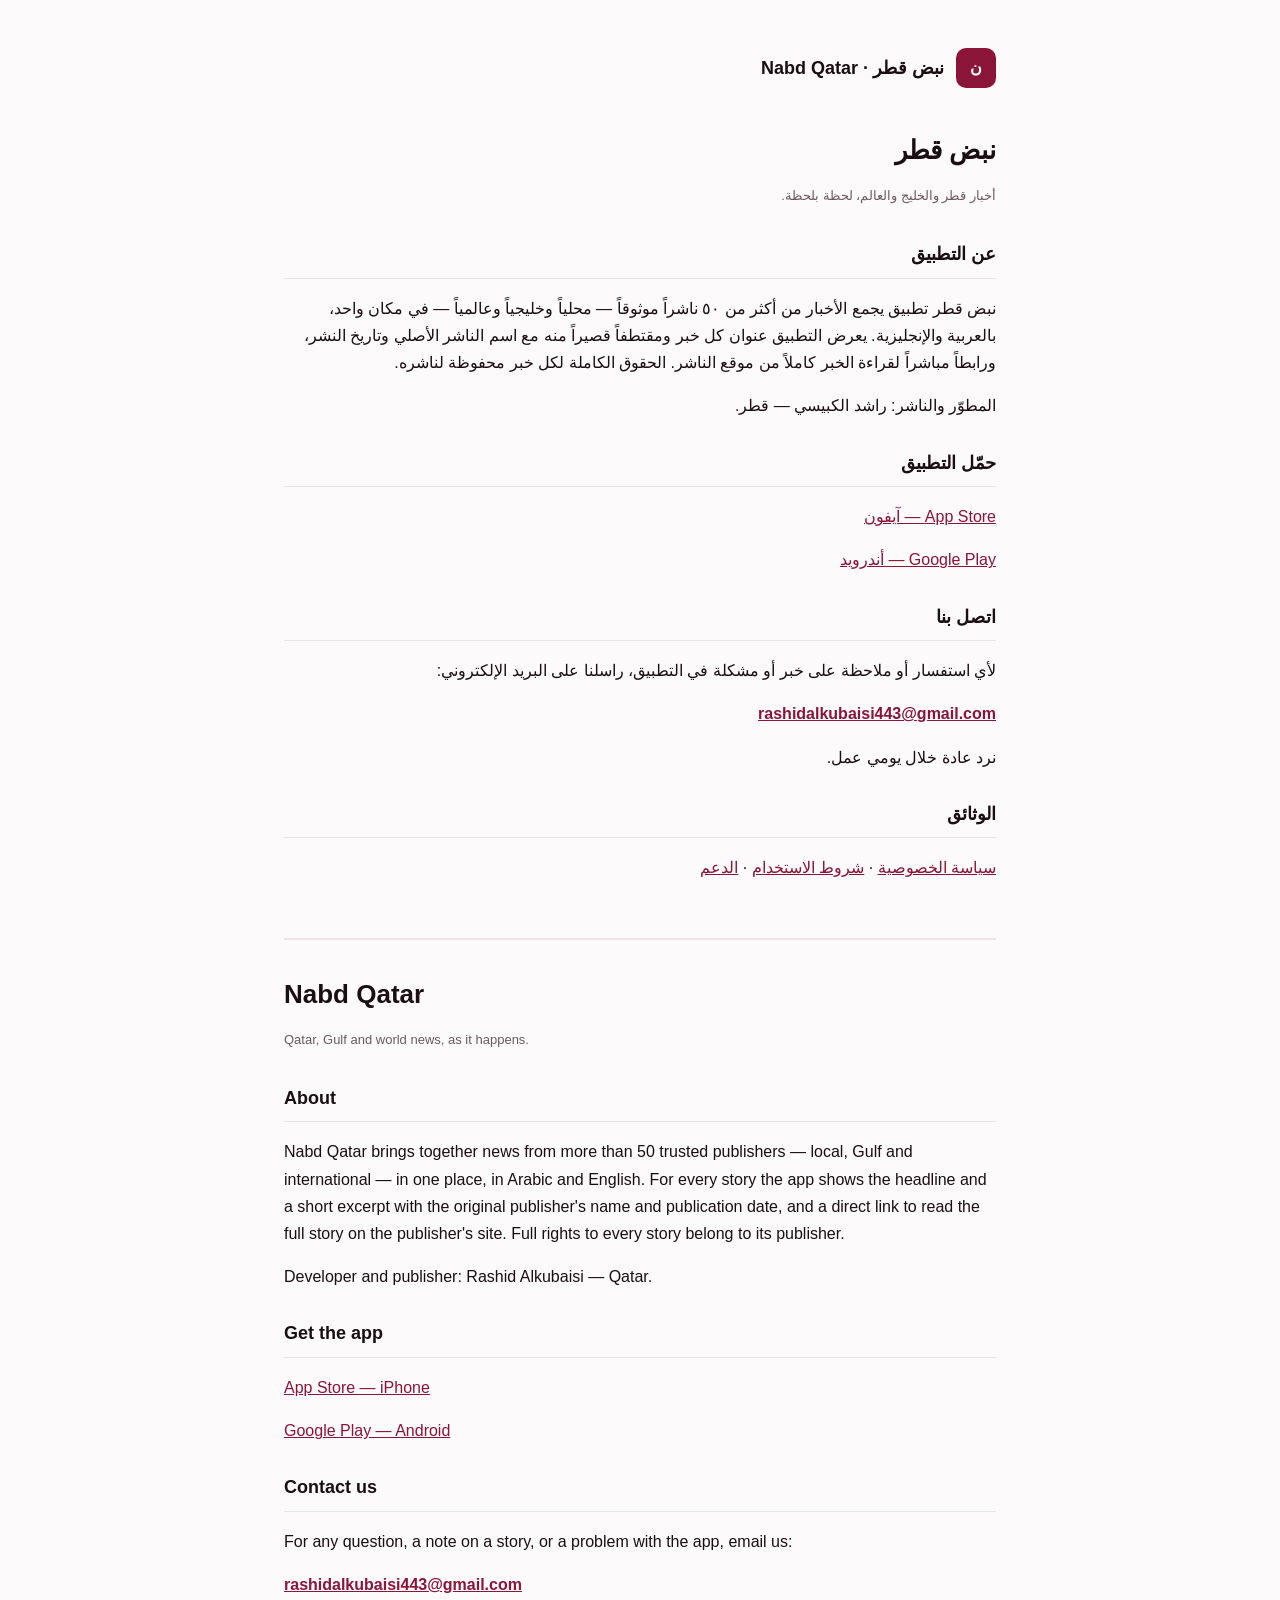
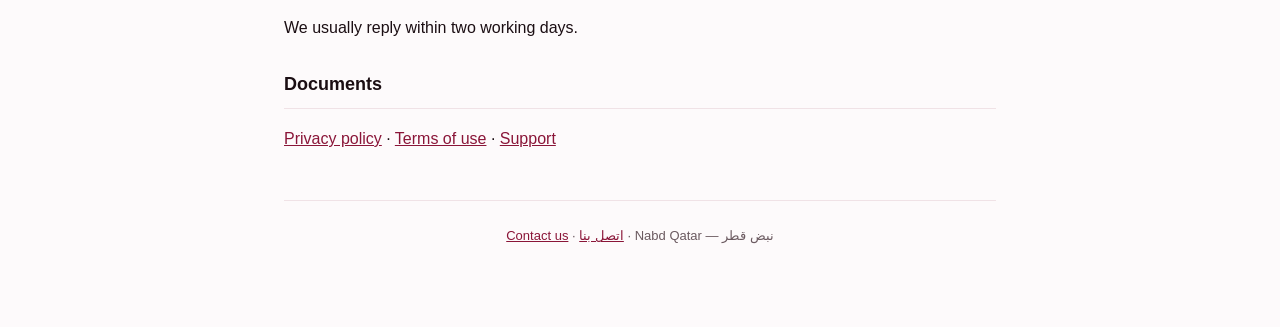
<file: index.html>
<!DOCTYPE html>
<html lang="ar" dir="rtl">
<head>
<meta charset="UTF-8">
<meta name="viewport" content="width=device-width, initial-scale=1">
<title>نبض قطر — أخبار قطر والخليج والعالم</title>
<meta name="description" content="نبض قطر: تطبيق يجمع أخبار قطر والخليج والعالم من مصادر موثوقة، مع رابط دائم للمصدر الأصلي.">
<link rel="stylesheet" href="style.css">
</head>
<body>
<div class="page">
  <header class="top">
    <div class="mark">ن</div>
    <div class="name">نبض قطر · Nabd Qatar</div>
  </header>

  <div class="lang-section" lang="ar">
    <h1>نبض قطر</h1>
    <p class="updated">أخبار قطر والخليج والعالم، لحظة بلحظة.</p>

    <section>
      <h2>عن التطبيق</h2>
      <p>نبض قطر تطبيق يجمع الأخبار من أكثر من ٥٠ ناشراً موثوقاً — محلياً وخليجياً وعالمياً — في مكان واحد، بالعربية والإنجليزية. يعرض التطبيق عنوان كل خبر ومقتطفاً قصيراً منه مع اسم الناشر الأصلي وتاريخ النشر، ورابطاً مباشراً لقراءة الخبر كاملاً من موقع الناشر. الحقوق الكاملة لكل خبر محفوظة لناشره.</p>
      <p>المطوّر والناشر: راشد الكبيسي — قطر.</p>
    </section>

    <section>
      <h2>حمّل التطبيق</h2>
      <p><a href="https://apps.apple.com/app/id6811818015">App Store — آيفون</a></p>
      <p><a href="https://play.google.com/store/apps/details?id=qa.nabd.nabdqatar">Google Play — أندرويد</a></p>
    </section>

    <section id="contact">
      <h2>اتصل بنا</h2>
      <p>لأي استفسار أو ملاحظة على خبر أو مشكلة في التطبيق، راسلنا على البريد الإلكتروني:</p>
      <p><strong><a href="mailto:rashidalkubaisi443@gmail.com">rashidalkubaisi443@gmail.com</a></strong></p>
      <p>نرد عادة خلال يومي عمل.</p>
    </section>

    <section>
      <h2>الوثائق</h2>
      <p><a href="privacy.html">سياسة الخصوصية</a> · <a href="terms.html">شروط الاستخدام</a> · <a href="support.html">الدعم</a></p>
    </section>
  </div>

  <hr class="lang-divider">

  <div class="lang-section" lang="en">
    <h1>Nabd Qatar</h1>
    <p class="updated">Qatar, Gulf and world news, as it happens.</p>

    <section>
      <h2>About</h2>
      <p>Nabd Qatar brings together news from more than 50 trusted publishers — local, Gulf and international — in one place, in Arabic and English. For every story the app shows the headline and a short excerpt with the original publisher's name and publication date, and a direct link to read the full story on the publisher's site. Full rights to every story belong to its publisher.</p>
      <p>Developer and publisher: Rashid Alkubaisi — Qatar.</p>
    </section>

    <section>
      <h2>Get the app</h2>
      <p><a href="https://apps.apple.com/app/id6811818015">App Store — iPhone</a></p>
      <p><a href="https://play.google.com/store/apps/details?id=qa.nabd.nabdqatar">Google Play — Android</a></p>
    </section>

    <section id="contact-en">
      <h2>Contact us</h2>
      <p>For any question, a note on a story, or a problem with the app, email us:</p>
      <p><strong><a href="mailto:rashidalkubaisi443@gmail.com">rashidalkubaisi443@gmail.com</a></strong></p>
      <p>We usually reply within two working days.</p>
    </section>

    <section>
      <h2>Documents</h2>
      <p><a href="privacy.html">Privacy policy</a> · <a href="terms.html">Terms of use</a> · <a href="support.html">Support</a></p>
    </section>
  </div>

  <footer>نبض قطر — Nabd Qatar · <a href="#contact">اتصل بنا</a> · <a href="#contact-en">Contact us</a></footer>
</div>
</body>
</html>
</file>
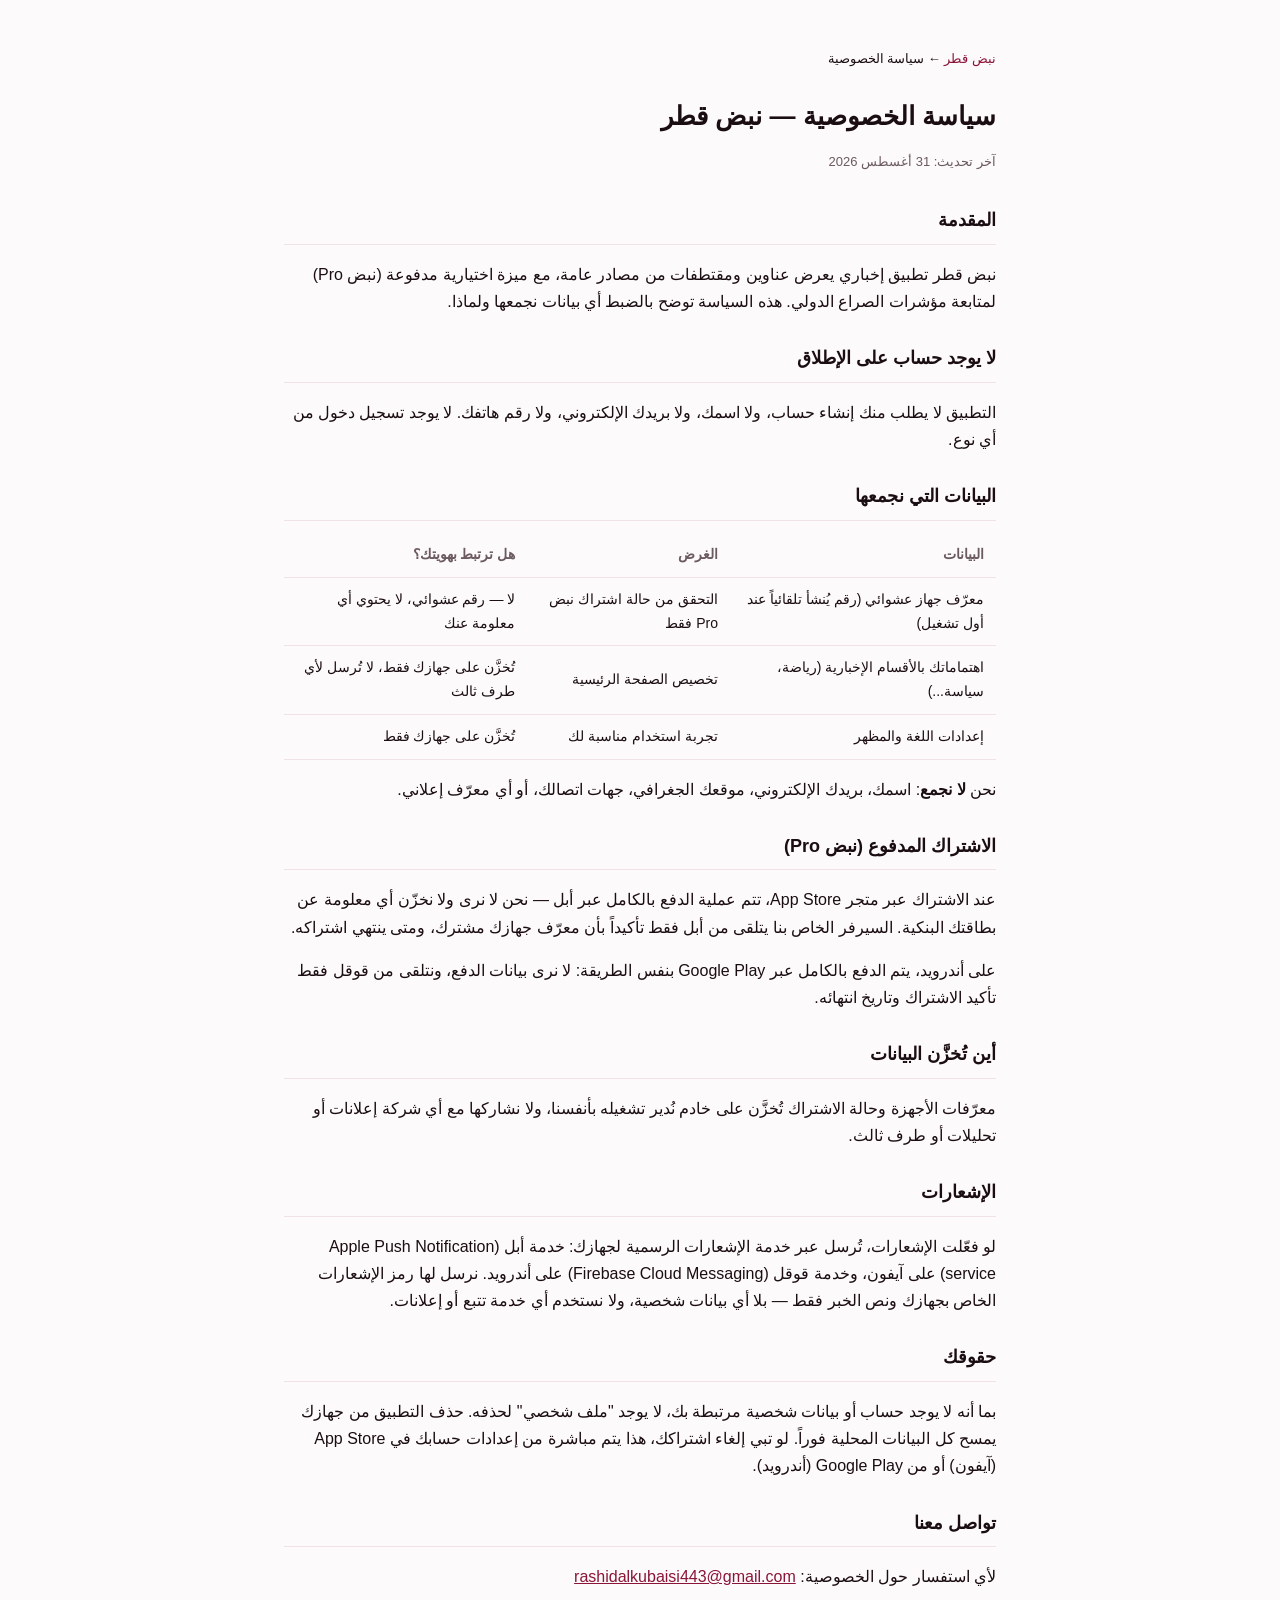
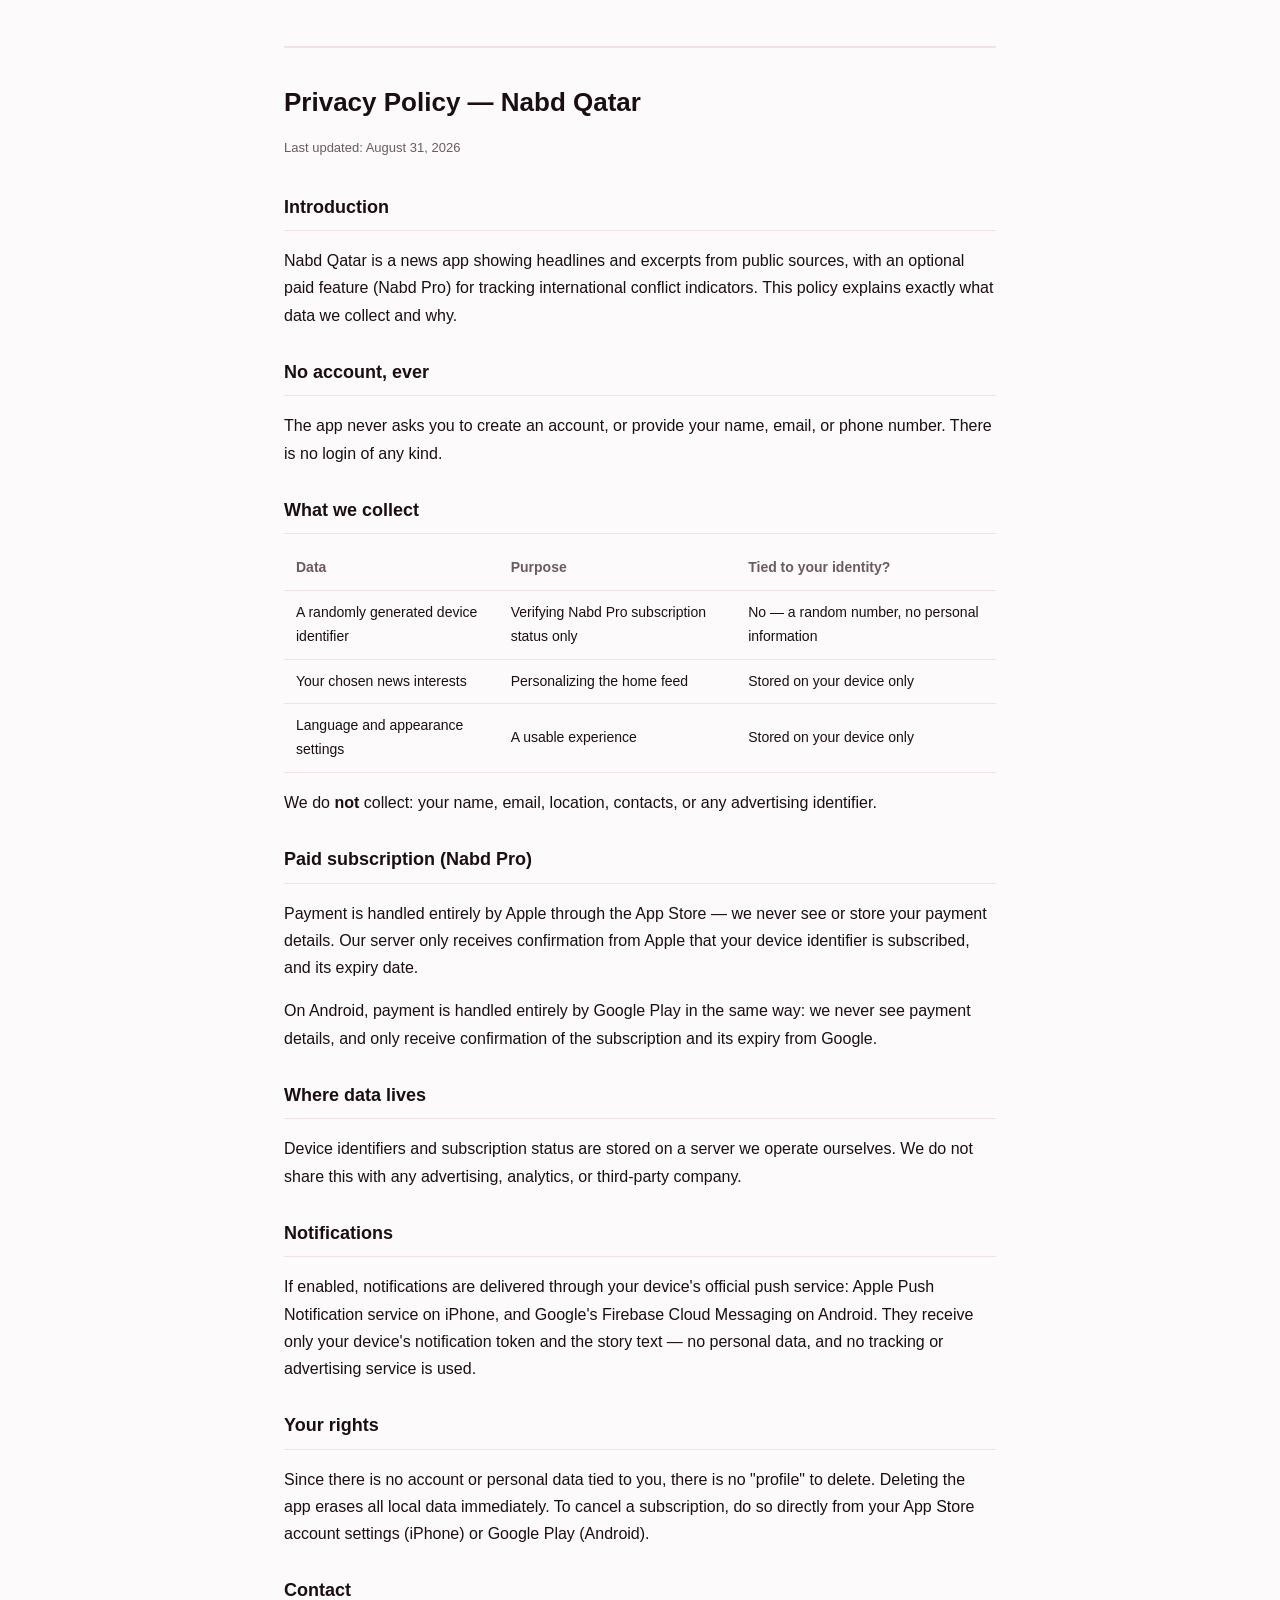
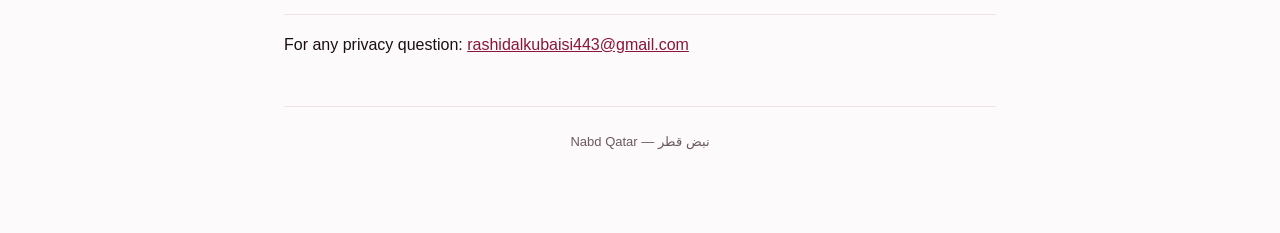
<file: privacy.html>
<!DOCTYPE html>
<html lang="ar" dir="rtl">
<head>
<meta charset="UTF-8">
<meta name="viewport" content="width=device-width, initial-scale=1">
<title>سياسة الخصوصية — نبض قطر</title>
<link rel="stylesheet" href="style.css">
</head>
<body>
<div class="page">
  <nav class="crumbs"><a href="index.html">نبض قطر</a> ← سياسة الخصوصية</nav>

  <div class="lang-section" lang="ar">
    <h1>سياسة الخصوصية — نبض قطر</h1>
    <p class="updated">آخر تحديث: 31 أغسطس 2026</p>

    <section>
      <h2>المقدمة</h2>
      <p>نبض قطر تطبيق إخباري يعرض عناوين ومقتطفات من مصادر عامة، مع ميزة اختيارية مدفوعة (نبض Pro) لمتابعة مؤشرات الصراع الدولي. هذه السياسة توضح بالضبط أي بيانات نجمعها ولماذا.</p>
    </section>

    <section>
      <h2>لا يوجد حساب على الإطلاق</h2>
      <p>التطبيق لا يطلب منك إنشاء حساب، ولا اسمك، ولا بريدك الإلكتروني، ولا رقم هاتفك. لا يوجد تسجيل دخول من أي نوع.</p>
    </section>

    <section>
      <h2>البيانات التي نجمعها</h2>
      <table>
        <tr><th>البيانات</th><th>الغرض</th><th>هل ترتبط بهويتك؟</th></tr>
        <tr><td>معرّف جهاز عشوائي (رقم يُنشأ تلقائياً عند أول تشغيل)</td><td>التحقق من حالة اشتراك نبض Pro فقط</td><td>لا — رقم عشوائي، لا يحتوي أي معلومة عنك</td></tr>
        <tr><td>اهتماماتك بالأقسام الإخبارية (رياضة، سياسة...)</td><td>تخصيص الصفحة الرئيسية</td><td>تُخزَّن على جهازك فقط، لا تُرسل لأي طرف ثالث</td></tr>
        <tr><td>إعدادات اللغة والمظهر</td><td>تجربة استخدام مناسبة لك</td><td>تُخزَّن على جهازك فقط</td></tr>
      </table>
      <p>نحن <strong>لا نجمع</strong>: اسمك، بريدك الإلكتروني، موقعك الجغرافي، جهات اتصالك، أو أي معرّف إعلاني.</p>
    </section>

    <section>
      <h2>الاشتراك المدفوع (نبض Pro)</h2>
      <p>عند الاشتراك عبر متجر App Store، تتم عملية الدفع بالكامل عبر أبل — نحن لا نرى ولا نخزّن أي معلومة عن بطاقتك البنكية. السيرفر الخاص بنا يتلقى من أبل فقط تأكيداً بأن معرّف جهازك مشترك، ومتى ينتهي اشتراكه.</p>
      <p>على أندرويد، يتم الدفع بالكامل عبر Google Play بنفس الطريقة: لا نرى بيانات الدفع، ونتلقى من قوقل فقط تأكيد الاشتراك وتاريخ انتهائه.</p>
    </section>

    <section>
      <h2>أين تُخزَّن البيانات</h2>
      <p>معرّفات الأجهزة وحالة الاشتراك تُخزَّن على خادم نُدير تشغيله بأنفسنا، ولا نشاركها مع أي شركة إعلانات أو تحليلات أو طرف ثالث.</p>
    </section>

    <section>
      <h2>الإشعارات</h2>
      <p>لو فعّلت الإشعارات، تُرسل عبر خدمة الإشعارات الرسمية لجهازك: خدمة أبل (Apple Push Notification service) على آيفون، وخدمة قوقل (Firebase Cloud Messaging) على أندرويد. نرسل لها رمز الإشعارات الخاص بجهازك ونص الخبر فقط — بلا أي بيانات شخصية، ولا نستخدم أي خدمة تتبع أو إعلانات.</p>
    </section>

    <section>
      <h2>حقوقك</h2>
      <p>بما أنه لا يوجد حساب أو بيانات شخصية مرتبطة بك، لا يوجد "ملف شخصي" لحذفه. حذف التطبيق من جهازك يمسح كل البيانات المحلية فوراً. لو تبي إلغاء اشتراكك، هذا يتم مباشرة من إعدادات حسابك في App Store (آيفون) أو من Google Play (أندرويد).</p>
    </section>

    <section>
      <h2>تواصل معنا</h2>
      <p>لأي استفسار حول الخصوصية: <a href="mailto:rashidalkubaisi443@gmail.com">rashidalkubaisi443@gmail.com</a></p>
    </section>
  </div>

  <hr class="lang-divider">

  <div class="lang-section" lang="en">
    <h1>Privacy Policy — Nabd Qatar</h1>
    <p class="updated">Last updated: August 31, 2026</p>

    <section>
      <h2>Introduction</h2>
      <p>Nabd Qatar is a news app showing headlines and excerpts from public sources, with an optional paid feature (Nabd Pro) for tracking international conflict indicators. This policy explains exactly what data we collect and why.</p>
    </section>

    <section>
      <h2>No account, ever</h2>
      <p>The app never asks you to create an account, or provide your name, email, or phone number. There is no login of any kind.</p>
    </section>

    <section>
      <h2>What we collect</h2>
      <table>
        <tr><th>Data</th><th>Purpose</th><th>Tied to your identity?</th></tr>
        <tr><td>A randomly generated device identifier</td><td>Verifying Nabd Pro subscription status only</td><td>No — a random number, no personal information</td></tr>
        <tr><td>Your chosen news interests</td><td>Personalizing the home feed</td><td>Stored on your device only</td></tr>
        <tr><td>Language and appearance settings</td><td>A usable experience</td><td>Stored on your device only</td></tr>
      </table>
      <p>We do <strong>not</strong> collect: your name, email, location, contacts, or any advertising identifier.</p>
    </section>

    <section>
      <h2>Paid subscription (Nabd Pro)</h2>
      <p>Payment is handled entirely by Apple through the App Store — we never see or store your payment details. Our server only receives confirmation from Apple that your device identifier is subscribed, and its expiry date.</p>
      <p>On Android, payment is handled entirely by Google Play in the same way: we never see payment details, and only receive confirmation of the subscription and its expiry from Google.</p>
    </section>

    <section>
      <h2>Where data lives</h2>
      <p>Device identifiers and subscription status are stored on a server we operate ourselves. We do not share this with any advertising, analytics, or third-party company.</p>
    </section>

    <section>
      <h2>Notifications</h2>
      <p>If enabled, notifications are delivered through your device's official push service: Apple Push Notification service on iPhone, and Google's Firebase Cloud Messaging on Android. They receive only your device's notification token and the story text — no personal data, and no tracking or advertising service is used.</p>
    </section>

    <section>
      <h2>Your rights</h2>
      <p>Since there is no account or personal data tied to you, there is no "profile" to delete. Deleting the app erases all local data immediately. To cancel a subscription, do so directly from your App Store account settings (iPhone) or Google Play (Android).</p>
    </section>

    <section>
      <h2>Contact</h2>
      <p>For any privacy question: <a href="mailto:rashidalkubaisi443@gmail.com">rashidalkubaisi443@gmail.com</a></p>
    </section>
  </div>

  <footer>نبض قطر — Nabd Qatar</footer>
</div>
</body>
</html>
</file>
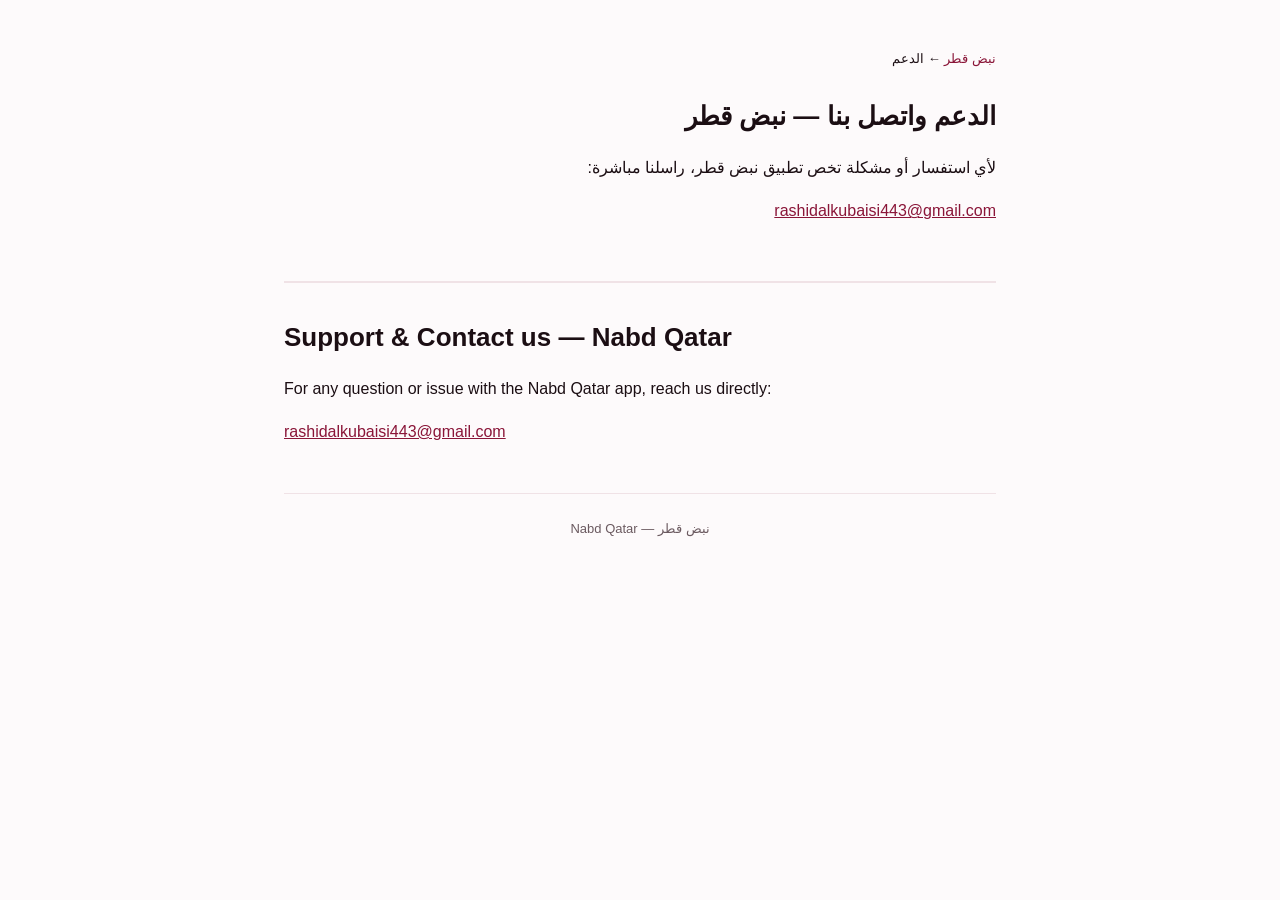
<file: support.html>
<!DOCTYPE html>
<html lang="ar" dir="rtl">
<head>
<meta charset="UTF-8">
<meta name="viewport" content="width=device-width, initial-scale=1">
<title>الدعم — نبض قطر</title>
<link rel="stylesheet" href="style.css">
</head>
<body>
<div class="page">
  <nav class="crumbs"><a href="index.html">نبض قطر</a> ← الدعم</nav>

  <div class="lang-section" lang="ar">
    <h1>الدعم واتصل بنا — نبض قطر</h1>

    <section>
      <p>لأي استفسار أو مشكلة تخص تطبيق نبض قطر، راسلنا مباشرة:</p>
      <p><a href="mailto:rashidalkubaisi443@gmail.com">rashidalkubaisi443@gmail.com</a></p>
    </section>
  </div>

  <hr class="lang-divider">

  <div class="lang-section" lang="en">
    <h1>Support &amp; Contact us — Nabd Qatar</h1>

    <section>
      <p>For any question or issue with the Nabd Qatar app, reach us directly:</p>
      <p><a href="mailto:rashidalkubaisi443@gmail.com">rashidalkubaisi443@gmail.com</a></p>
    </section>
  </div>

  <footer>نبض قطر — Nabd Qatar</footer>
</div>
</body>
</html>
</file>
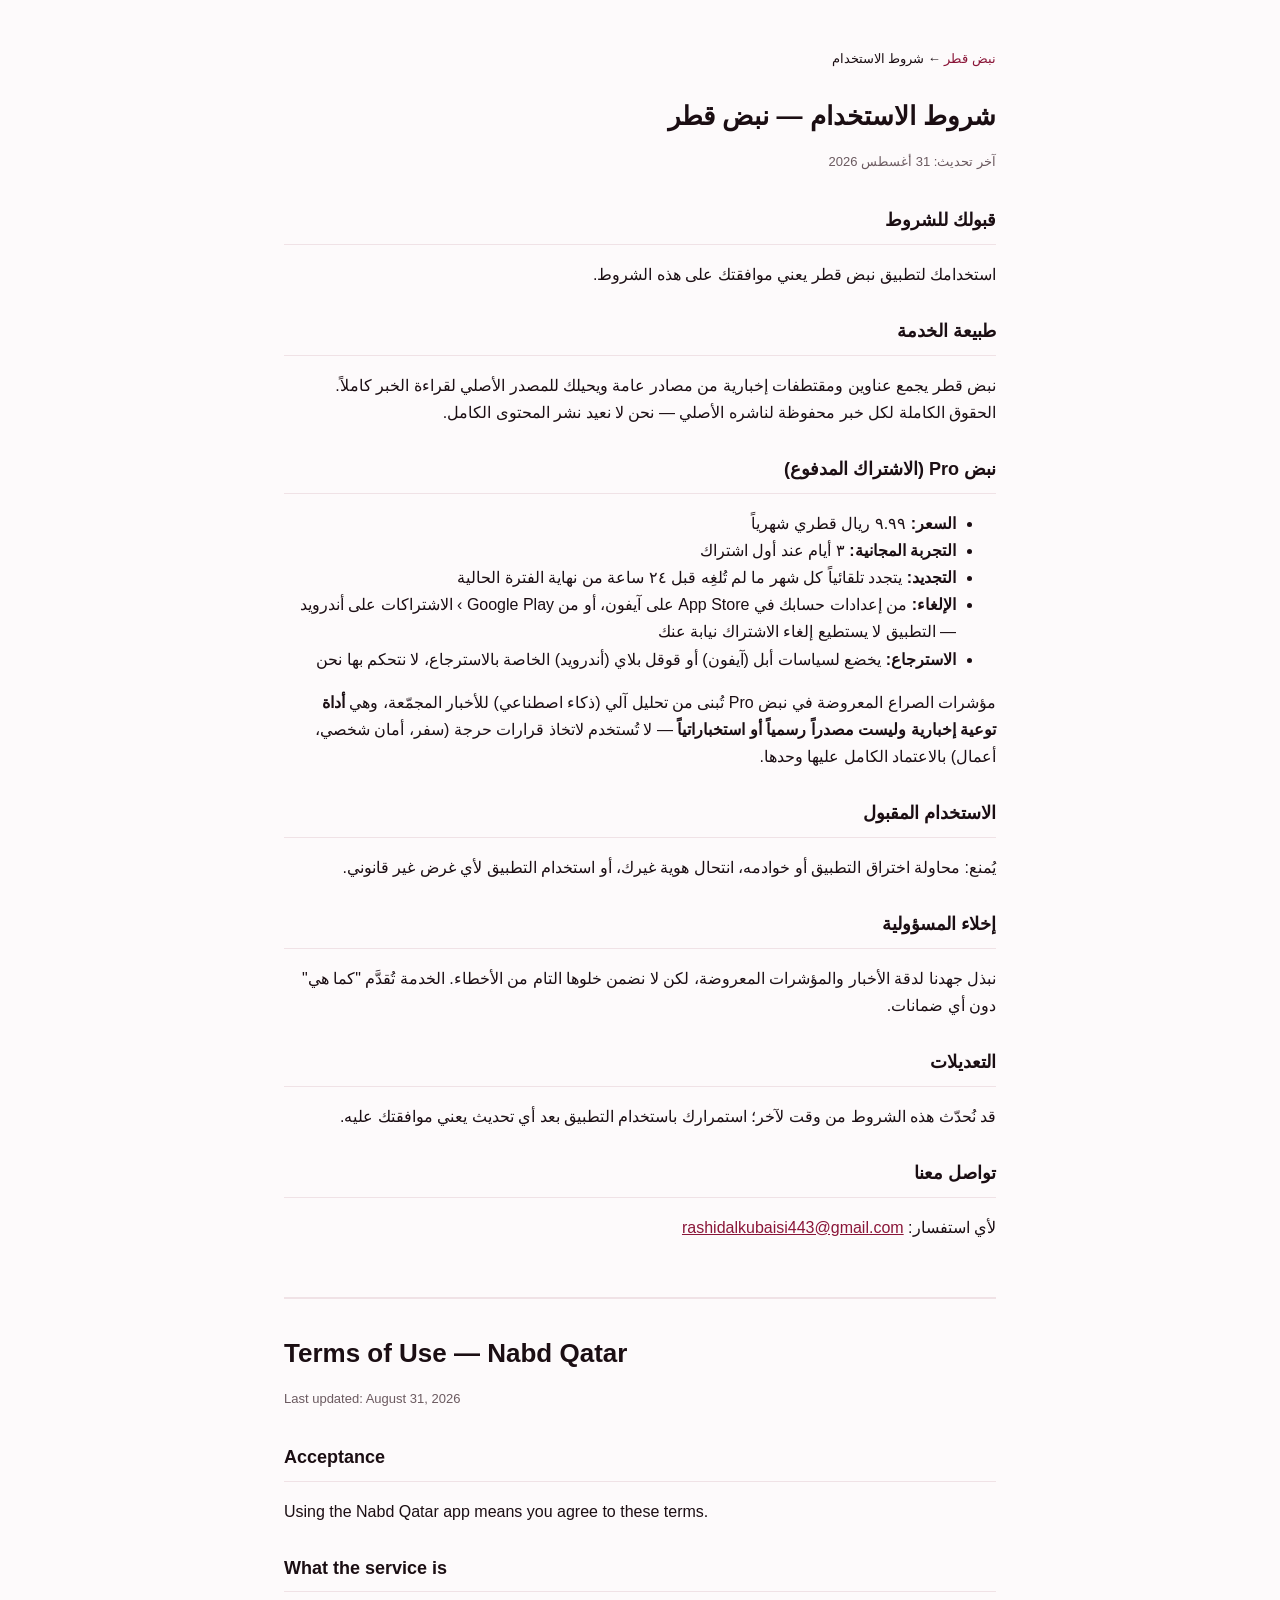
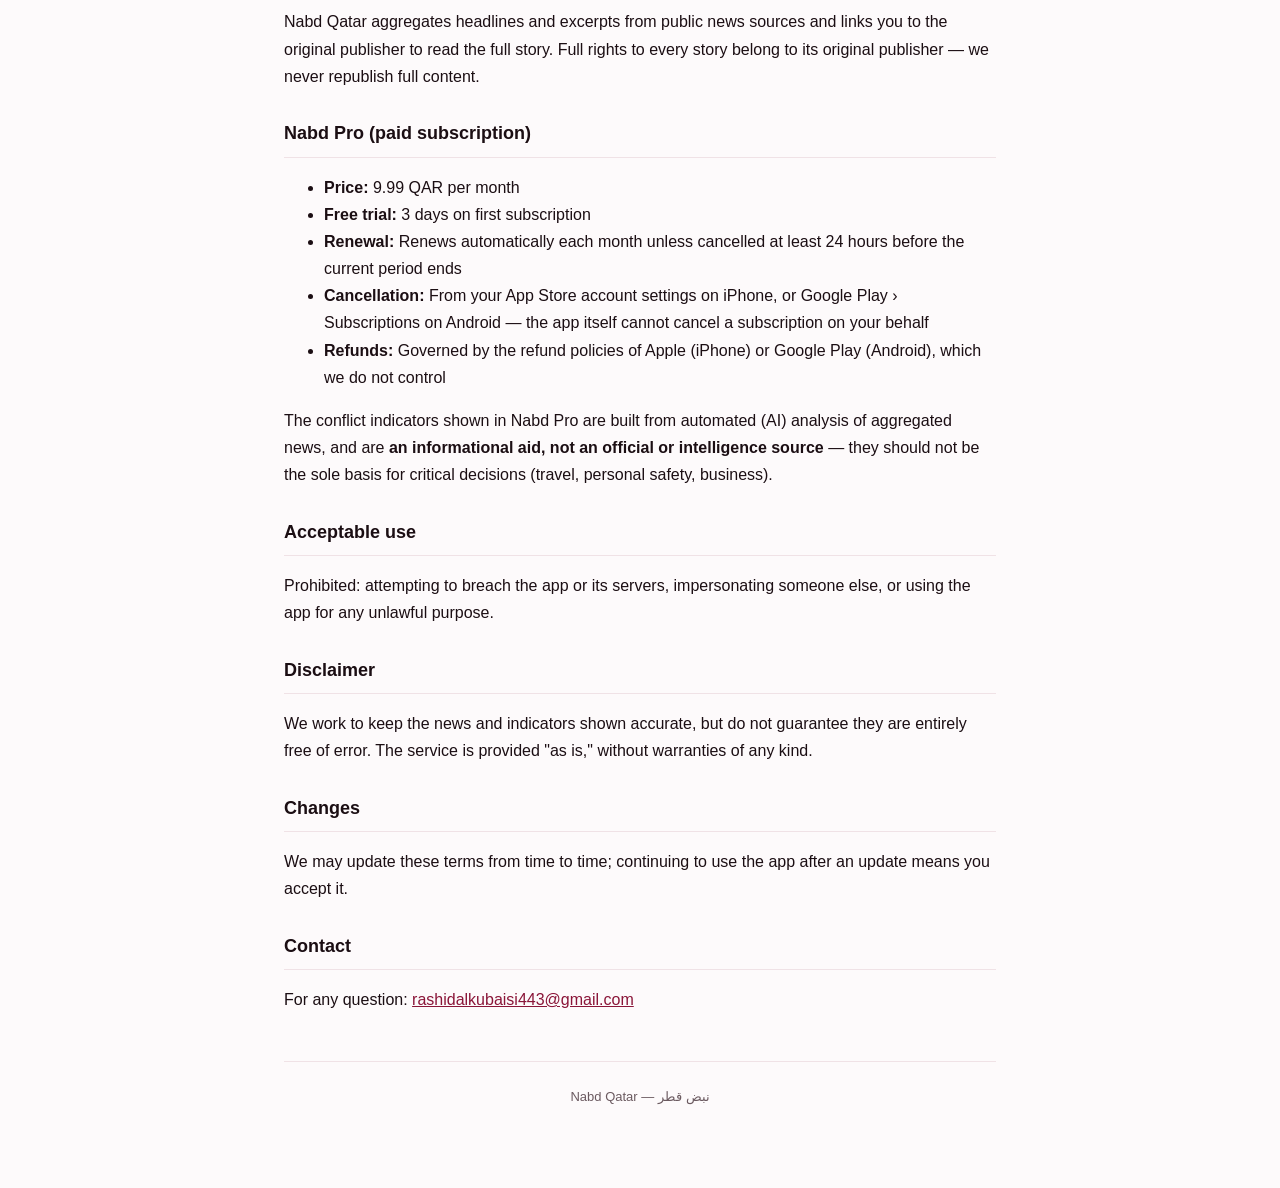
<file: terms.html>
<!DOCTYPE html>
<html lang="ar" dir="rtl">
<head>
<meta charset="UTF-8">
<meta name="viewport" content="width=device-width, initial-scale=1">
<title>شروط الاستخدام — نبض قطر</title>
<link rel="stylesheet" href="style.css">
</head>
<body>
<div class="page">
  <nav class="crumbs"><a href="index.html">نبض قطر</a> ← شروط الاستخدام</nav>

  <div class="lang-section" lang="ar">
    <h1>شروط الاستخدام — نبض قطر</h1>
    <p class="updated">آخر تحديث: 31 أغسطس 2026</p>

    <section>
      <h2>قبولك للشروط</h2>
      <p>استخدامك لتطبيق نبض قطر يعني موافقتك على هذه الشروط.</p>
    </section>

    <section>
      <h2>طبيعة الخدمة</h2>
      <p>نبض قطر يجمع عناوين ومقتطفات إخبارية من مصادر عامة ويحيلك للمصدر الأصلي لقراءة الخبر كاملاً. الحقوق الكاملة لكل خبر محفوظة لناشره الأصلي — نحن لا نعيد نشر المحتوى الكامل.</p>
    </section>

    <section>
      <h2>نبض Pro (الاشتراك المدفوع)</h2>
      <ul>
        <li><strong>السعر:</strong> ٩.٩٩ ريال قطري شهرياً</li>
        <li><strong>التجربة المجانية:</strong> ٣ أيام عند أول اشتراك</li>
        <li><strong>التجديد:</strong> يتجدد تلقائياً كل شهر ما لم تُلغِه قبل ٢٤ ساعة من نهاية الفترة الحالية</li>
        <li><strong>الإلغاء:</strong> من إعدادات حسابك في App Store على آيفون، أو من Google Play › الاشتراكات على أندرويد — التطبيق لا يستطيع إلغاء الاشتراك نيابة عنك</li>
        <li><strong>الاسترجاع:</strong> يخضع لسياسات أبل (آيفون) أو قوقل بلاي (أندرويد) الخاصة بالاسترجاع، لا نتحكم بها نحن</li>
      </ul>
      <p>مؤشرات الصراع المعروضة في نبض Pro تُبنى من تحليل آلي (ذكاء اصطناعي) للأخبار المجمّعة، وهي <strong>أداة توعية إخبارية وليست مصدراً رسمياً أو استخباراتياً</strong> — لا تُستخدم لاتخاذ قرارات حرجة (سفر، أمان شخصي، أعمال) بالاعتماد الكامل عليها وحدها.</p>
    </section>

    <section>
      <h2>الاستخدام المقبول</h2>
      <p>يُمنع: محاولة اختراق التطبيق أو خوادمه، انتحال هوية غيرك، أو استخدام التطبيق لأي غرض غير قانوني.</p>
    </section>

    <section>
      <h2>إخلاء المسؤولية</h2>
      <p>نبذل جهدنا لدقة الأخبار والمؤشرات المعروضة، لكن لا نضمن خلوها التام من الأخطاء. الخدمة تُقدَّم "كما هي" دون أي ضمانات.</p>
    </section>

    <section>
      <h2>التعديلات</h2>
      <p>قد نُحدّث هذه الشروط من وقت لآخر؛ استمرارك باستخدام التطبيق بعد أي تحديث يعني موافقتك عليه.</p>
    </section>

    <section>
      <h2>تواصل معنا</h2>
      <p>لأي استفسار: <a href="mailto:rashidalkubaisi443@gmail.com">rashidalkubaisi443@gmail.com</a></p>
    </section>
  </div>

  <hr class="lang-divider">

  <div class="lang-section" lang="en">
    <h1>Terms of Use — Nabd Qatar</h1>
    <p class="updated">Last updated: August 31, 2026</p>

    <section>
      <h2>Acceptance</h2>
      <p>Using the Nabd Qatar app means you agree to these terms.</p>
    </section>

    <section>
      <h2>What the service is</h2>
      <p>Nabd Qatar aggregates headlines and excerpts from public news sources and links you to the original publisher to read the full story. Full rights to every story belong to its original publisher — we never republish full content.</p>
    </section>

    <section>
      <h2>Nabd Pro (paid subscription)</h2>
      <ul>
        <li><strong>Price:</strong> 9.99 QAR per month</li>
        <li><strong>Free trial:</strong> 3 days on first subscription</li>
        <li><strong>Renewal:</strong> Renews automatically each month unless cancelled at least 24 hours before the current period ends</li>
        <li><strong>Cancellation:</strong> From your App Store account settings on iPhone, or Google Play › Subscriptions on Android — the app itself cannot cancel a subscription on your behalf</li>
        <li><strong>Refunds:</strong> Governed by the refund policies of Apple (iPhone) or Google Play (Android), which we do not control</li>
      </ul>
      <p>The conflict indicators shown in Nabd Pro are built from automated (AI) analysis of aggregated news, and are <strong>an informational aid, not an official or intelligence source</strong> — they should not be the sole basis for critical decisions (travel, personal safety, business).</p>
    </section>

    <section>
      <h2>Acceptable use</h2>
      <p>Prohibited: attempting to breach the app or its servers, impersonating someone else, or using the app for any unlawful purpose.</p>
    </section>

    <section>
      <h2>Disclaimer</h2>
      <p>We work to keep the news and indicators shown accurate, but do not guarantee they are entirely free of error. The service is provided "as is," without warranties of any kind.</p>
    </section>

    <section>
      <h2>Changes</h2>
      <p>We may update these terms from time to time; continuing to use the app after an update means you accept it.</p>
    </section>

    <section>
      <h2>Contact</h2>
      <p>For any question: <a href="mailto:rashidalkubaisi443@gmail.com">rashidalkubaisi443@gmail.com</a></p>
    </section>
  </div>

  <footer>نبض قطر — Nabd Qatar</footer>
</div>
</body>
</html>
</file>
<file: style.css>
:root {
  color-scheme: light dark;
  --bg: #fdfafb;
  --surface: #ffffff;
  --ink: #1b0e13;
  --ink-soft: #6b5a60;
  --brand: #8a1538;
  --border: #f0e2e6;
}

@media (prefers-color-scheme: dark) {
  :root {
    --bg: #120a0d;
    --surface: #1c1116;
    --ink: #f7eef1;
    --ink-soft: #b3969e;
    --brand: #e0567a;
    --border: #2a1a20;
  }
}

* { box-sizing: border-box; }

body {
  margin: 0;
  background: var(--bg);
  color: var(--ink);
  font-family: "Segoe UI", Tahoma, "Helvetica Neue", Arial, sans-serif;
  line-height: 1.7;
}

.page {
  max-width: 760px;
  margin: 0 auto;
  padding: 48px 24px 80px;
}

header.top {
  display: flex;
  align-items: center;
  gap: 12px;
  margin-bottom: 40px;
}

header.top .mark {
  width: 40px;
  height: 40px;
  border-radius: 10px;
  background: var(--brand);
  display: flex;
  align-items: center;
  justify-content: center;
  color: white;
  font-weight: 700;
  flex-shrink: 0;
}

header.top .name {
  font-weight: 700;
  font-size: 18px;
}

h1 {
  font-size: 26px;
  margin-bottom: 4px;
}

.updated {
  color: var(--ink-soft);
  font-size: 13px;
  margin-bottom: 32px;
}

section {
  margin-bottom: 28px;
}

h2 {
  font-size: 18px;
  border-bottom: 1px solid var(--border);
  padding-bottom: 8px;
  margin-bottom: 12px;
}

table {
  width: 100%;
  border-collapse: collapse;
  font-size: 14px;
  margin: 12px 0;
}

th, td {
  text-align: start;
  padding: 10px 12px;
  border-bottom: 1px solid var(--border);
}

th {
  color: var(--ink-soft);
  font-weight: 600;
}

a {
  color: var(--brand);
}

.lang-divider {
  margin: 56px 0 32px;
  border: none;
  border-top: 2px solid var(--border);
}

.lang-section[lang="en"] {
  direction: ltr;
  text-align: left;
}

footer {
  margin-top: 48px;
  padding-top: 24px;
  border-top: 1px solid var(--border);
  color: var(--ink-soft);
  font-size: 13px;
  text-align: center;
}

nav.crumbs {
  font-size: 13px;
  margin-bottom: 24px;
}

nav.crumbs a { text-decoration: none; }
</file>
